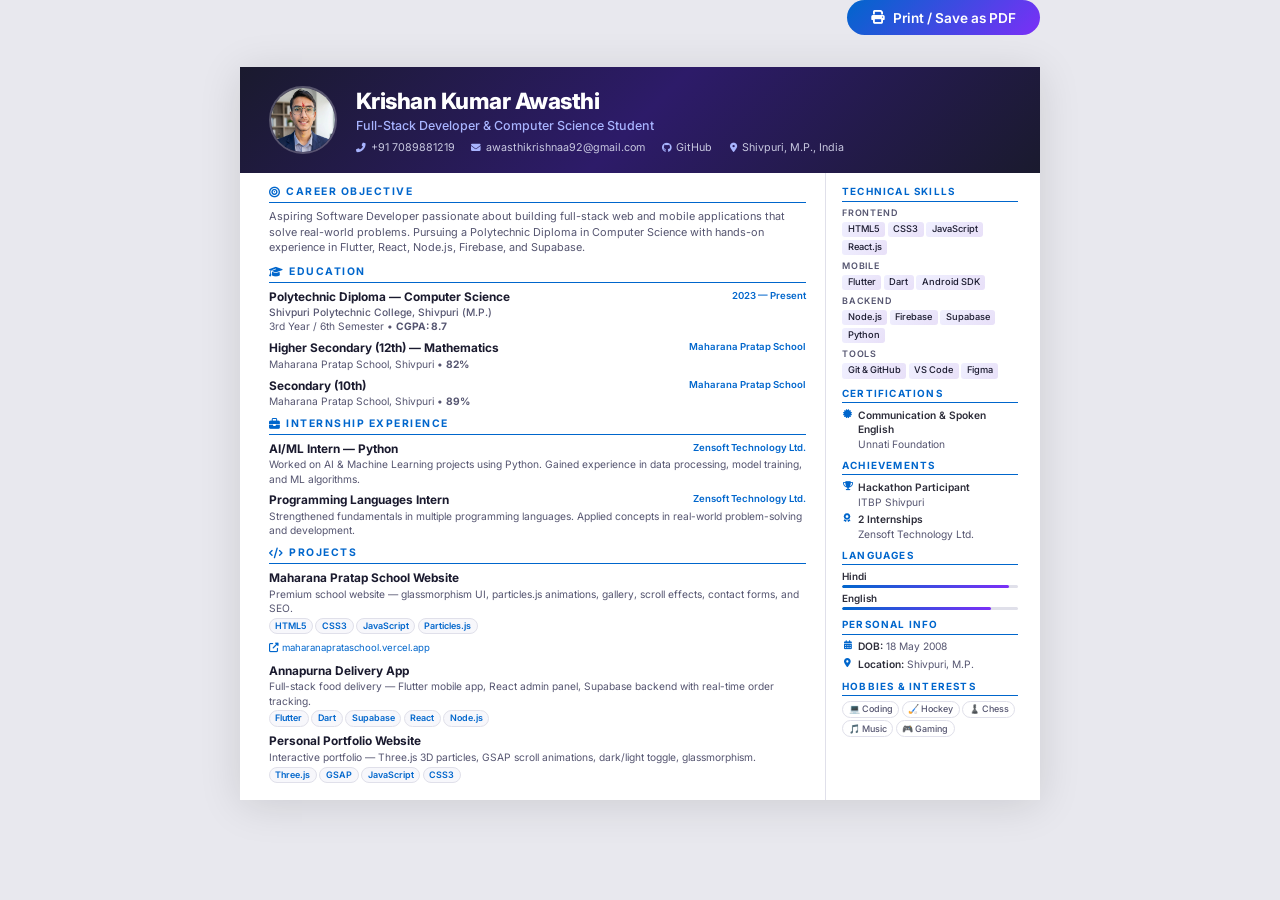
<file: resume.html>
<!DOCTYPE html>
<html lang="en">

<head>
    <meta charset="UTF-8">
    <meta name="viewport" content="width=device-width, initial-scale=1.0">
    <title>Resume — Krishan Kumar Awasthi</title>
    <link rel="icon" type="image/jpeg" href="krishan1.jpeg">
    <link rel="preconnect" href="https://fonts.googleapis.com">
    <link rel="preconnect" href="https://fonts.gstatic.com" crossorigin>
    <link href="https://fonts.googleapis.com/css2?family=Inter:wght@400;500;600;700;800&display=swap" rel="stylesheet">
    <link rel="stylesheet" href="https://cdnjs.cloudflare.com/ajax/libs/font-awesome/6.5.1/css/all.min.css">
    <style>
        :root {
            --primary: #1a1a2e;
            --accent: #0066cc;
            --accent-2: #7b2ff7;
            --text: #2d2d3a;
            --text-light: #555570;
            --border: #e0e0ea;
            --bg: #ffffff;
            --bg-light: #f7f7fb;
        }

        * {
            margin: 0;
            padding: 0;
            box-sizing: border-box;
        }

        body {
            font-family: 'Inter', sans-serif;
            color: var(--text);
            background: #e8e8ee;
            line-height: 1.4;
            -webkit-print-color-adjust: exact;
            print-color-adjust: exact;
        }

        .resume {
            max-width: 800px;
            margin: 2rem auto;
            background: var(--bg);
            box-shadow: 0 5px 40px rgba(0, 0, 0, 0.12);
            overflow: hidden;
        }

        /* HEADER */
        .resume-header {
            background: linear-gradient(135deg, #1a1a2e 0%, #2d1b69 50%, #1a1a2e 100%);
            color: #fff;
            padding: 1.1rem 1.8rem;
            display: flex;
            align-items: center;
            gap: 1.2rem;
        }

        .header-photo {
            width: 68px;
            height: 68px;
            border-radius: 50%;
            border: 2px solid rgba(255, 255, 255, 0.25);
            object-fit: cover;
            object-position: center top;
            flex-shrink: 0;
        }

        .header-info {
            flex: 1;
        }

        .header-name {
            font-size: 1.4rem;
            font-weight: 800;
            letter-spacing: -0.5px;
            margin-bottom: 0.05rem;
        }

        .header-title {
            font-size: 0.78rem;
            font-weight: 500;
            color: #a8b4ff;
            margin-bottom: 0.35rem;
        }

        .header-contacts {
            display: flex;
            flex-wrap: wrap;
            gap: 0.15rem 1rem;
            font-size: 0.67rem;
            color: #c8c8e0;
        }

        .header-contacts a {
            color: #c8c8e0;
            text-decoration: none;
            display: flex;
            align-items: center;
            gap: 0.25rem;
        }

        .header-contacts a:hover {
            color: #a8b4ff;
        }

        .header-contacts i {
            font-size: 0.6rem;
            color: #a8b4ff;
            width: 11px;
            text-align: center;
        }

        /* BODY GRID */
        .resume-body {
            display: grid;
            grid-template-columns: 1fr 215px;
        }

        .main-col {
            padding: 0.8rem 1.2rem 0.5rem 1.8rem;
        }

        .side-col {
            padding: 0.8rem 1.4rem 0.5rem 1rem;
            border-left: 1px solid var(--border);
        }

        /* SECTIONS */
        .section {
            margin-bottom: 0.55rem;
        }

        .section-title {
            font-size: 0.65rem;
            font-weight: 700;
            text-transform: uppercase;
            letter-spacing: 1.5px;
            color: var(--accent);
            border-bottom: 1.5px solid var(--accent);
            padding-bottom: 0.15rem;
            margin-bottom: 0.35rem;
            display: flex;
            align-items: center;
            gap: 0.3rem;
        }

        .section-title i {
            font-size: 0.68rem;
        }

        /* OBJECTIVE */
        .objective-text {
            font-size: 0.68rem;
            color: var(--text-light);
            line-height: 1.45;
        }

        /* ENTRIES */
        .entry {
            margin-bottom: 0.4rem;
        }

        .entry-header {
            display: flex;
            justify-content: space-between;
            align-items: flex-start;
        }

        .entry-title {
            font-size: 0.74rem;
            font-weight: 700;
            color: var(--primary);
        }

        .entry-date {
            font-size: 0.6rem;
            color: var(--accent);
            font-weight: 600;
            white-space: nowrap;
            margin-left: 0.5rem;
        }

        .entry-org {
            font-size: 0.64rem;
            color: var(--text-light);
            font-weight: 500;
        }

        .entry-desc {
            font-size: 0.64rem;
            color: var(--text-light);
            line-height: 1.4;
        }

        .entry-tech {
            display: flex;
            flex-wrap: wrap;
            gap: 0.15rem;
            margin-top: 0.15rem;
        }

        .entry-tech span {
            font-size: 0.56rem;
            padding: 0.06rem 0.35rem;
            background: var(--bg-light);
            border: 1px solid var(--border);
            border-radius: 50px;
            color: var(--accent);
            font-weight: 600;
        }

        .entry-link {
            font-size: 0.6rem;
            color: var(--accent);
            text-decoration: none;
            display: inline-flex;
            align-items: center;
            gap: 0.2rem;
            margin-top: 0.1rem;
        }

        .entry-link:hover {
            text-decoration: underline;
        }

        /* SIDEBAR */
        .side-section {
            margin-bottom: 0.5rem;
        }

        .side-title {
            font-size: 0.62rem;
            font-weight: 700;
            text-transform: uppercase;
            letter-spacing: 1.2px;
            color: var(--accent);
            border-bottom: 1.5px solid var(--accent);
            padding-bottom: 0.1rem;
            margin-bottom: 0.3rem;
        }

        .skill-group {
            margin-bottom: 0.3rem;
        }

        .skill-group-title {
            font-size: 0.56rem;
            font-weight: 600;
            text-transform: uppercase;
            letter-spacing: 0.8px;
            color: var(--text-light);
            margin-bottom: 0.15rem;
        }

        .skill-tags {
            display: flex;
            flex-wrap: wrap;
            gap: 0.15rem;
        }

        .skill-tag {
            font-size: 0.58rem;
            padding: 0.08rem 0.35rem;
            background: linear-gradient(135deg, #f0f0ff, #e8e0f8);
            border-radius: 3px;
            color: var(--primary);
            font-weight: 500;
        }

        .side-item {
            font-size: 0.64rem;
            color: var(--text-light);
            margin-bottom: 0.22rem;
            display: flex;
            align-items: flex-start;
            gap: 0.3rem;
        }

        .side-item i {
            color: var(--accent);
            font-size: 0.56rem;
            margin-top: 0.12rem;
            width: 11px;
            text-align: center;
            flex-shrink: 0;
        }

        .side-item strong {
            color: var(--text);
            font-weight: 600;
        }

        .lang-item {
            margin-bottom: 0.22rem;
        }

        .lang-name {
            font-size: 0.62rem;
            font-weight: 600;
            color: var(--text);
            margin-bottom: 0.08rem;
        }

        .lang-bar {
            height: 3px;
            background: var(--border);
            border-radius: 10px;
            overflow: hidden;
        }

        .lang-fill {
            height: 100%;
            border-radius: 10px;
            background: linear-gradient(90deg, var(--accent), var(--accent-2));
        }

        .hobby-tags {
            display: flex;
            flex-wrap: wrap;
            gap: 0.15rem;
        }

        .hobby-tag {
            font-size: 0.56rem;
            padding: 0.08rem 0.35rem;
            border: 1px solid var(--border);
            border-radius: 50px;
            color: var(--text-light);
            font-weight: 500;
        }

        /* PRINT */
        @media print {
            body {
                background: white;
                margin: 0;
            }

            .resume {
                margin: 0;
                box-shadow: none;
                max-width: 100%;
            }

            .no-print {
                display: none !important;
            }

            .resume-header {
                padding: 0.9rem 1.6rem;
            }

            .main-col {
                padding: 0.7rem 1rem 0.4rem 1.6rem;
            }

            .side-col {
                padding: 0.7rem 1.2rem 0.4rem 0.8rem;
            }
        }

        /* PRINT BUTTON */
        .print-bar {
            max-width: 800px;
            margin: 0 auto 1rem;
            display: flex;
            justify-content: flex-end;
        }

        .print-btn {
            display: inline-flex;
            align-items: center;
            gap: 0.5rem;
            padding: 0.6rem 1.5rem;
            background: linear-gradient(135deg, #0066cc, #7b2ff7);
            color: white;
            border: none;
            border-radius: 50px;
            font-family: 'Inter', sans-serif;
            font-size: 0.85rem;
            font-weight: 600;
            cursor: pointer;
            transition: 0.3s;
        }

        .print-btn:hover {
            transform: translateY(-2px);
            box-shadow: 0 5px 20px rgba(0, 102, 204, 0.3);
        }

        @media (max-width: 700px) {
            .resume-header {
                flex-direction: column;
                text-align: center;
                padding: 1.5rem;
            }

            .header-contacts {
                justify-content: center;
            }

            .resume-body {
                grid-template-columns: 1fr;
            }

            .side-col {
                border-left: none;
                border-top: 1px solid var(--border);
                padding: 1rem;
            }

            .main-col {
                padding: 1rem;
            }

            .print-bar {
                margin: 1rem;
            }
        }
    </style>
</head>

<body>
    <div class="print-bar no-print">
        <button class="print-btn" onclick="window.print()">
            <i class="fas fa-print"></i> Print / Save as PDF
        </button>
    </div>

    <div class="resume">
        <!-- HEADER -->
        <div class="resume-header">
            <img src="krishan1.jpeg" alt="Krishan Kumar Awasthi" class="header-photo">
            <div class="header-info">
                <h1 class="header-name">Krishan Kumar Awasthi</h1>
                <div class="header-title">Full-Stack Developer &amp; Computer Science Student</div>
                <div class="header-contacts">
                    <a href="tel:+917089881219"><i class="fas fa-phone-alt"></i> +91 7089881219</a>
                    <a href="mailto:awasthikrishnaa92@gmail.com"><i class="fas fa-envelope"></i>
                        awasthikrishnaa92@gmail.com</a>
                    <a href="https://github.com/Dev-Krishan-Kumar-Awasthi" target="_blank"><i class="fab fa-github"></i>
                        GitHub</a>
                    <span><i class="fas fa-map-marker-alt"></i> Shivpuri, M.P., India</span>
                </div>
            </div>
        </div>

        <!-- BODY -->
        <div class="resume-body">
            <!-- MAIN COLUMN -->
            <div class="main-col">
                <!-- Career Objective -->
                <div class="section">
                    <div class="section-title"><i class="fas fa-bullseye"></i> Career Objective</div>
                    <p class="objective-text">Aspiring Software Developer passionate about building full-stack web and
                        mobile applications that solve real-world problems. Pursuing a Polytechnic Diploma in Computer
                        Science with hands-on experience in Flutter, React, Node.js, Firebase, and Supabase.</p>
                </div>

                <!-- Education -->
                <div class="section">
                    <div class="section-title"><i class="fas fa-graduation-cap"></i> Education</div>
                    <div class="entry">
                        <div class="entry-header">
                            <div class="entry-title">Polytechnic Diploma — Computer Science</div>
                            <div class="entry-date">2023 — Present</div>
                        </div>
                        <div class="entry-org">Shivpuri Polytechnic College, Shivpuri (M.P.)</div>
                        <div class="entry-desc">3rd Year / 6th Semester • <strong>CGPA: 8.7</strong></div>
                    </div>
                    <div class="entry">
                        <div class="entry-header">
                            <div class="entry-title">Higher Secondary (12th) — Mathematics</div>
                            <div class="entry-date">Maharana Pratap School</div>
                        </div>
                        <div class="entry-desc">Maharana Pratap School, Shivpuri • <strong>82%</strong></div>
                    </div>
                    <div class="entry">
                        <div class="entry-header">
                            <div class="entry-title">Secondary (10th)</div>
                            <div class="entry-date">Maharana Pratap School</div>
                        </div>
                        <div class="entry-desc">Maharana Pratap School, Shivpuri • <strong>89%</strong></div>
                    </div>
                </div>

                <!-- Internships -->
                <div class="section">
                    <div class="section-title"><i class="fas fa-briefcase"></i> Internship Experience</div>
                    <div class="entry">
                        <div class="entry-header">
                            <div class="entry-title">AI/ML Intern — Python</div>
                            <div class="entry-date">Zensoft Technology Ltd.</div>
                        </div>
                        <div class="entry-desc">Worked on AI & Machine Learning projects using Python. Gained experience
                            in data processing, model training, and ML algorithms.</div>
                    </div>
                    <div class="entry">
                        <div class="entry-header">
                            <div class="entry-title">Programming Languages Intern</div>
                            <div class="entry-date">Zensoft Technology Ltd.</div>
                        </div>
                        <div class="entry-desc">Strengthened fundamentals in multiple programming languages. Applied
                            concepts in real-world problem-solving and development.</div>
                    </div>
                </div>

                <!-- Projects -->
                <div class="section">
                    <div class="section-title"><i class="fas fa-code"></i> Projects</div>
                    <div class="entry">
                        <div class="entry-header">
                            <div class="entry-title">Maharana Pratap School Website</div>
                        </div>
                        <div class="entry-desc">Premium school website — glassmorphism UI, particles.js animations,
                            gallery, scroll effects, contact forms, and SEO.</div>
                        <div class="entry-tech">
                            <span>HTML5</span><span>CSS3</span><span>JavaScript</span><span>Particles.js</span>
                        </div>
                        <a href="https://maharanaprataschool.vercel.app/" target="_blank" class="entry-link"><i
                                class="fas fa-external-link-alt"></i> maharanaprataschool.vercel.app</a>
                    </div>
                    <div class="entry">
                        <div class="entry-header">
                            <div class="entry-title">Annapurna Delivery App</div>
                        </div>
                        <div class="entry-desc">Full-stack food delivery — Flutter mobile app, React admin panel,
                            Supabase backend with real-time order tracking.</div>
                        <div class="entry-tech">
                            <span>Flutter</span><span>Dart</span><span>Supabase</span><span>React</span><span>Node.js</span>
                        </div>
                    </div>
                    <div class="entry">
                        <div class="entry-header">
                            <div class="entry-title">Personal Portfolio Website</div>
                        </div>
                        <div class="entry-desc">Interactive portfolio — Three.js 3D particles, GSAP scroll animations,
                            dark/light toggle, glassmorphism.</div>
                        <div class="entry-tech">
                            <span>Three.js</span><span>GSAP</span><span>JavaScript</span><span>CSS3</span>
                        </div>
                    </div>
                </div>
            </div>

            <!-- SIDEBAR -->
            <div class="side-col">
                <!-- Skills -->
                <div class="side-section">
                    <div class="side-title">Technical Skills</div>
                    <div class="skill-group">
                        <div class="skill-group-title">Frontend</div>
                        <div class="skill-tags">
                            <span class="skill-tag">HTML5</span>
                            <span class="skill-tag">CSS3</span>
                            <span class="skill-tag">JavaScript</span>
                            <span class="skill-tag">React.js</span>
                        </div>
                    </div>
                    <div class="skill-group">
                        <div class="skill-group-title">Mobile</div>
                        <div class="skill-tags">
                            <span class="skill-tag">Flutter</span>
                            <span class="skill-tag">Dart</span>
                            <span class="skill-tag">Android SDK</span>
                        </div>
                    </div>
                    <div class="skill-group">
                        <div class="skill-group-title">Backend</div>
                        <div class="skill-tags">
                            <span class="skill-tag">Node.js</span>
                            <span class="skill-tag">Firebase</span>
                            <span class="skill-tag">Supabase</span>
                            <span class="skill-tag">Python</span>
                        </div>
                    </div>
                    <div class="skill-group">
                        <div class="skill-group-title">Tools</div>
                        <div class="skill-tags">
                            <span class="skill-tag">Git & GitHub</span>
                            <span class="skill-tag">VS Code</span>
                            <span class="skill-tag">Figma</span>
                        </div>
                    </div>
                </div>

                <!-- Certifications -->
                <div class="side-section">
                    <div class="side-title">Certifications</div>
                    <div class="side-item">
                        <i class="fas fa-certificate"></i>
                        <div><strong>Communication & Spoken English</strong><br>Unnati Foundation</div>
                    </div>
                </div>

                <!-- Achievements -->
                <div class="side-section">
                    <div class="side-title">Achievements</div>
                    <div class="side-item">
                        <i class="fas fa-trophy"></i>
                        <div><strong>Hackathon Participant</strong><br>ITBP Shivpuri</div>
                    </div>
                    <div class="side-item">
                        <i class="fas fa-award"></i>
                        <div><strong>2 Internships</strong><br>Zensoft Technology Ltd.</div>
                    </div>
                </div>

                <!-- Languages -->
                <div class="side-section">
                    <div class="side-title">Languages</div>
                    <div class="lang-item">
                        <div class="lang-name">Hindi</div>
                        <div class="lang-bar">
                            <div class="lang-fill" style="width:95%"></div>
                        </div>
                    </div>
                    <div class="lang-item">
                        <div class="lang-name">English</div>
                        <div class="lang-bar">
                            <div class="lang-fill" style="width:85%"></div>
                        </div>
                    </div>
                </div>

                <!-- Personal Info -->
                <div class="side-section">
                    <div class="side-title">Personal Info</div>
                    <div class="side-item"><i class="fas fa-calendar-alt"></i>
                        <div><strong>DOB:</strong> 18 May 2008</div>
                    </div>
                    <div class="side-item"><i class="fas fa-map-marker-alt"></i>
                        <div><strong>Location:</strong> Shivpuri, M.P.</div>
                    </div>
                </div>

                <!-- Hobbies -->
                <div class="side-section">
                    <div class="side-title">Hobbies & Interests</div>
                    <div class="hobby-tags">
                        <span class="hobby-tag">💻 Coding</span>
                        <span class="hobby-tag">🏑 Hockey</span>
                        <span class="hobby-tag">♟️ Chess</span>
                        <span class="hobby-tag">🎵 Music</span>
                        <span class="hobby-tag">🎮 Gaming</span>
                    </div>
                </div>
            </div>
        </div>
    </div>
</body>

</html>
</file>
